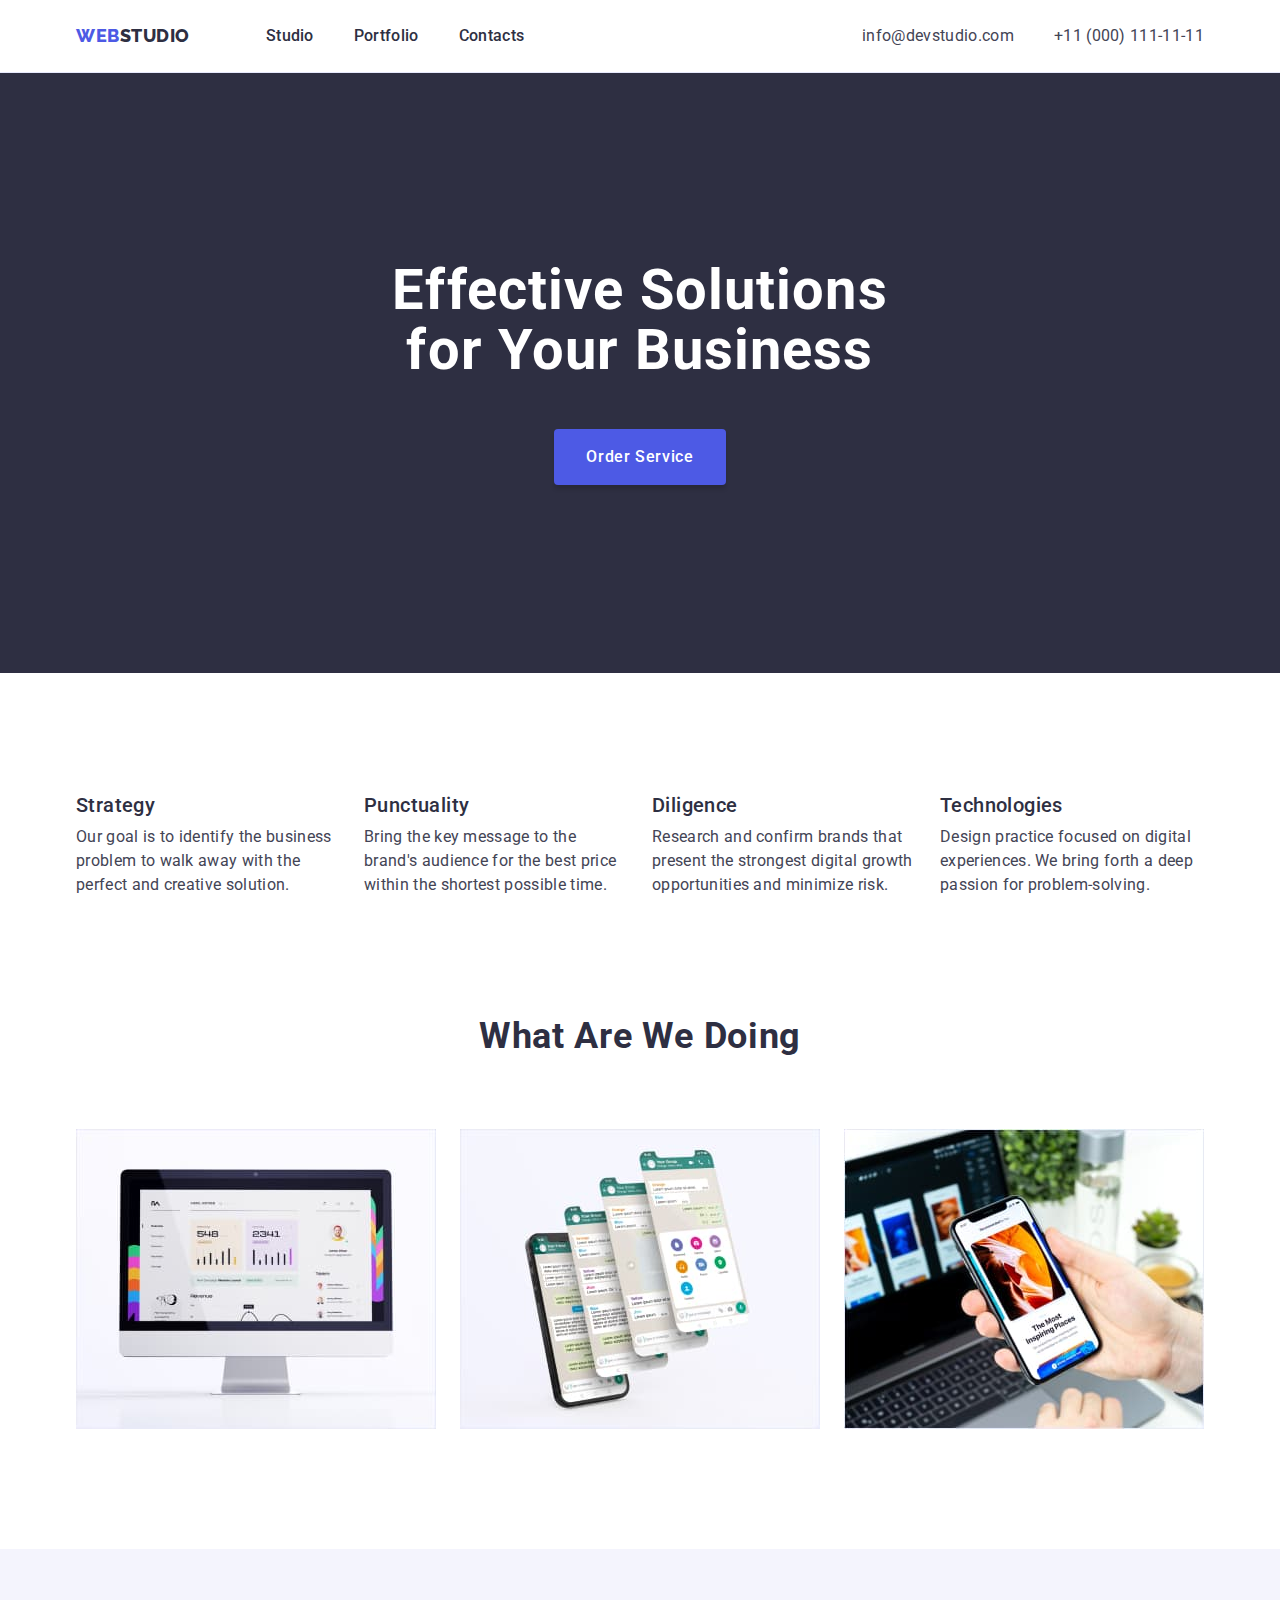
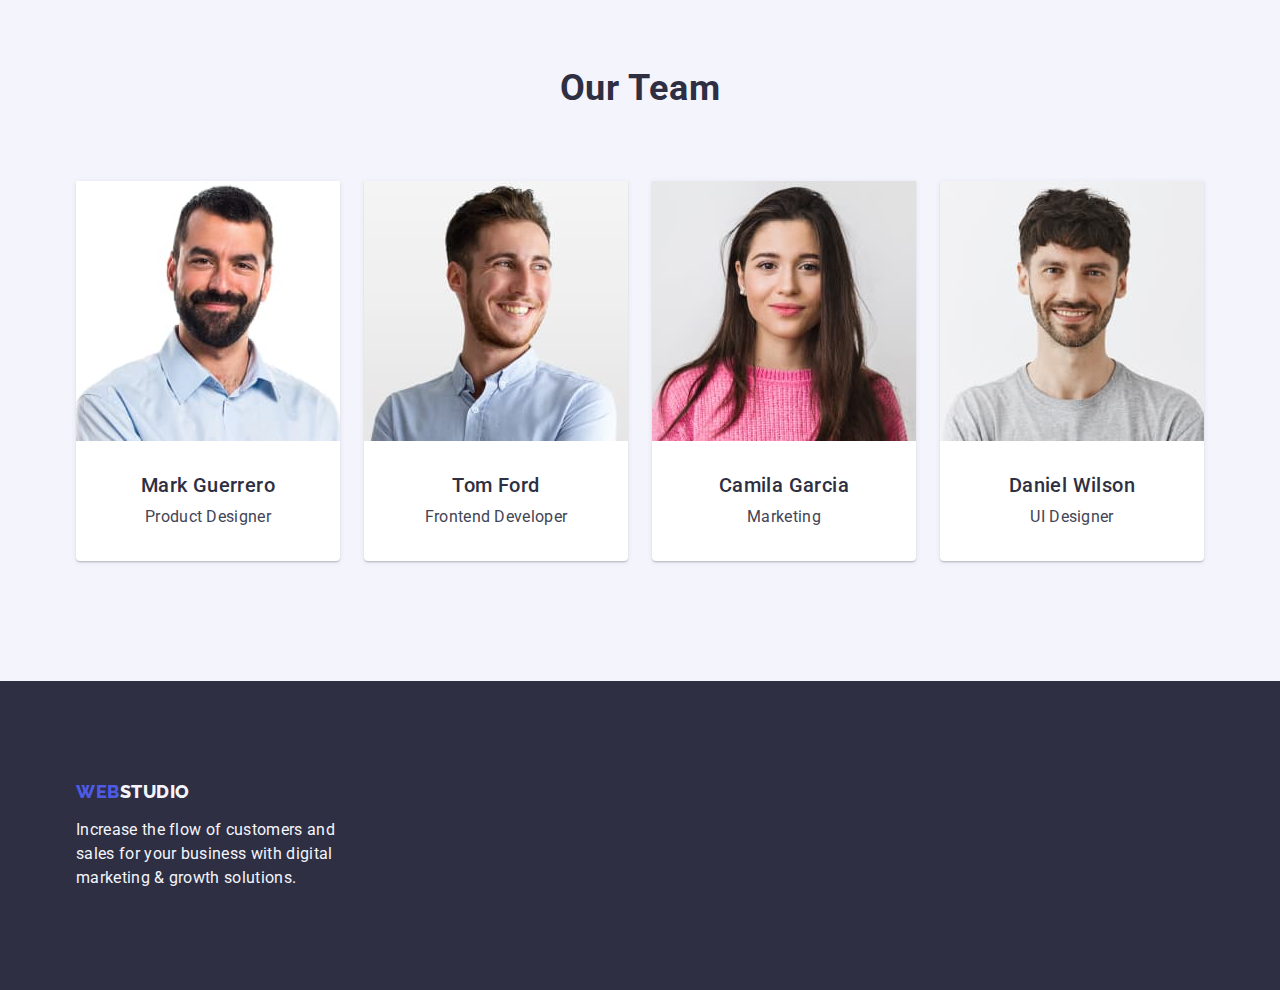
<file: index.html>
<!DOCTYPE html>
<html lang="en">

<head>
  <meta charset="UTF-8" />
  <meta name="viewport" content="width=<device-width>, initial-scale=1.0" />
  <meta name="description" content="Homework" />
  <link href="https://fonts.googleapis.com/css2?family=Raleway:wght@800&family=Roboto:wght@400;500;700;900&display=swap"
    rel="stylesheet" />
  <link rel="preconnect" href="https://fonts.googleapis.com" />
  <link rel="preconnect" href="https://fonts.gstatic.com" crossorigin />
  <link rel="stylesheet"
    href="https://cdnjs.cloudflare.com/ajax/libs/modern-normalize/1.0.0/modern-normalize.min.css" />
  <link rel="stylesheet" href="./css/styles.css" />
  <title>Studio</title>
</head>

<body>
  <header class="header">
    <div class="main-div container">
      <nav class="nav-menu">
        <a class="logo link" href="./index.html">Web<span class="second-part-logo">Studio</span></a>
        <ul class="nav-menu-list list">
          <li><a class="items menu-item link" href="./index.html">Studio</a></li>
          <li><a class="items menu-item link" href="./portfolio.html">Portfolio</a></li>
          <li><a class="items menu-item link" href="">Contacts</a></li>
        </ul>
      </nav>
      <address class="contact">
        <ul class="address-list list">
          <!-- Email Link -->
          <li><a class="items contact-item link" href="mailto:info@devstudio.com">info@devstudio.com</a></li>
          <!-- Phone Link -->
          <li><a class="items contact-item link" href="tel:+110001111111">+11 (000) 111-11-11</a></li>
        </ul>
      </address>
    </div>
  </header>

  <main>
    <!-- Section 1 Hero Image  -->
    <section class="section hero-bg">
      <div class="container">
        <h1 class="hero-title">Effective Solutions<br> for Your Business</h1>
        <button type="button" class="btn hero-btn">Order Service</button>
      </div>
    </section>

    <!-- Section 2 Features -->
    <section class="section">
      <div class="container">
        <h2 class="visually-hidden">Features</h2>
        <ul class="card-set list">
          <li class="li-item">
            <h3 class="titles">Strategy</h3>
            <p class="text">
              Our goal is to identify the business problem to walk away with the
              perfect and creative solution.
            </p>
          </li>

          <li class="li-item">
            <h3 class="titles">Punctuality</h3>
            <p class="text">
              Bring the key message to the brand's audience for the best price
              within the shortest possible time.
            </p>
          </li>
          <li class="li-item">
            <h3 class="titles">Diligence</h3>
            <p class="text">
              Research and confirm brands that present the strongest digital
              growth opportunities and minimize risk.
            </p>
          </li>
          <li class="li-item">
            <h3 class="titles">Technologies</h3>
            <p class="text">
              Design practice focused on digital experiences. We bring forth a
              deep passion for problem-solving.
            </p>
          </li>
        </ul>
      </div>
    </section>

    <!-- Section 3 What we doing -->
    <section class="section-what-we-doing">
      <div class="container">
        <h2 class="main-header">What are we doing</h2>
        <ul class="card-set list">
          <li class="li-item-services">
            <img src="./images/img1.jpg" alt="Screen wwith statisctics" width="360" height="300" />
          </li>
          <li class="li-item-services">
            <img src="./images/img2.jpg" alt="Screenshots" width="360" height="300" />
          </li>
          <li class="li-item-services">
            <img src="./images/img3.jpg" alt="Colorful screen on the phone" width="360" height="300" />
          </li>
        </ul>
      </div>
    </section>

    <!-- Section 4 Team -->
    <section class="section light-bg">
      <div class="container">
        <h2 class="main-header">Our Team</h2>
        <ul class="card-set list">
          <li class="li-item team-card">
            <img src="./images/mark.jpg" alt="Portrait of Mark" width="264" height="260" />
            <div class="worker">
              <h3 class="titles">Mark Guerrero</h3>
              <p class="text text-team">Product Designer</p>
            </div>
          </li>
          <li class="li-item team-card">
            <img src="./images/tom.jpg" alt="Portrait of Tom" width="264" height="260" />
            <div class="worker">
              <h3 class="titles">Tom Ford</h3>
              <p class="text text-team">Frontend Developer</p>
            </div>
          </li>
          <li class="li-item team-card">
            <img src="./images/camila.jpg" alt="Portrait of Camila" width="264" height="260" />
            <div class="worker">
              <h3 class="titles">Camila Garcia</h3>
              <p class="text text-team">Marketing</p>
            </div>
          </li>
          <li class="li-item team-card">
            <img src="./images/daniel.jpg" alt="Portrait of Daniel" width="264" height="260" />
            <div class="worker">
              <h3 class="titles">Daniel Wilson</h3>
              <p class="text text-team">UI Designer</p>
            </div>
          </li>
        </ul>
      </div>
    </section>
  </main>

  <footer class="footer">
    <div class="container">
      <!-- Footage logo -->
      <a class="logo logo-footer link" href="./index.html">Web<span class="second-part-logo-footer">Studio</span></a>
      <!-- Footage text -->
      <p class="text footer-text">
        Increase the flow of customers and sales for your business with digital
        marketing & growth solutions.
      </p>
    </div>
  </footer>

</body>

</html>
</file>
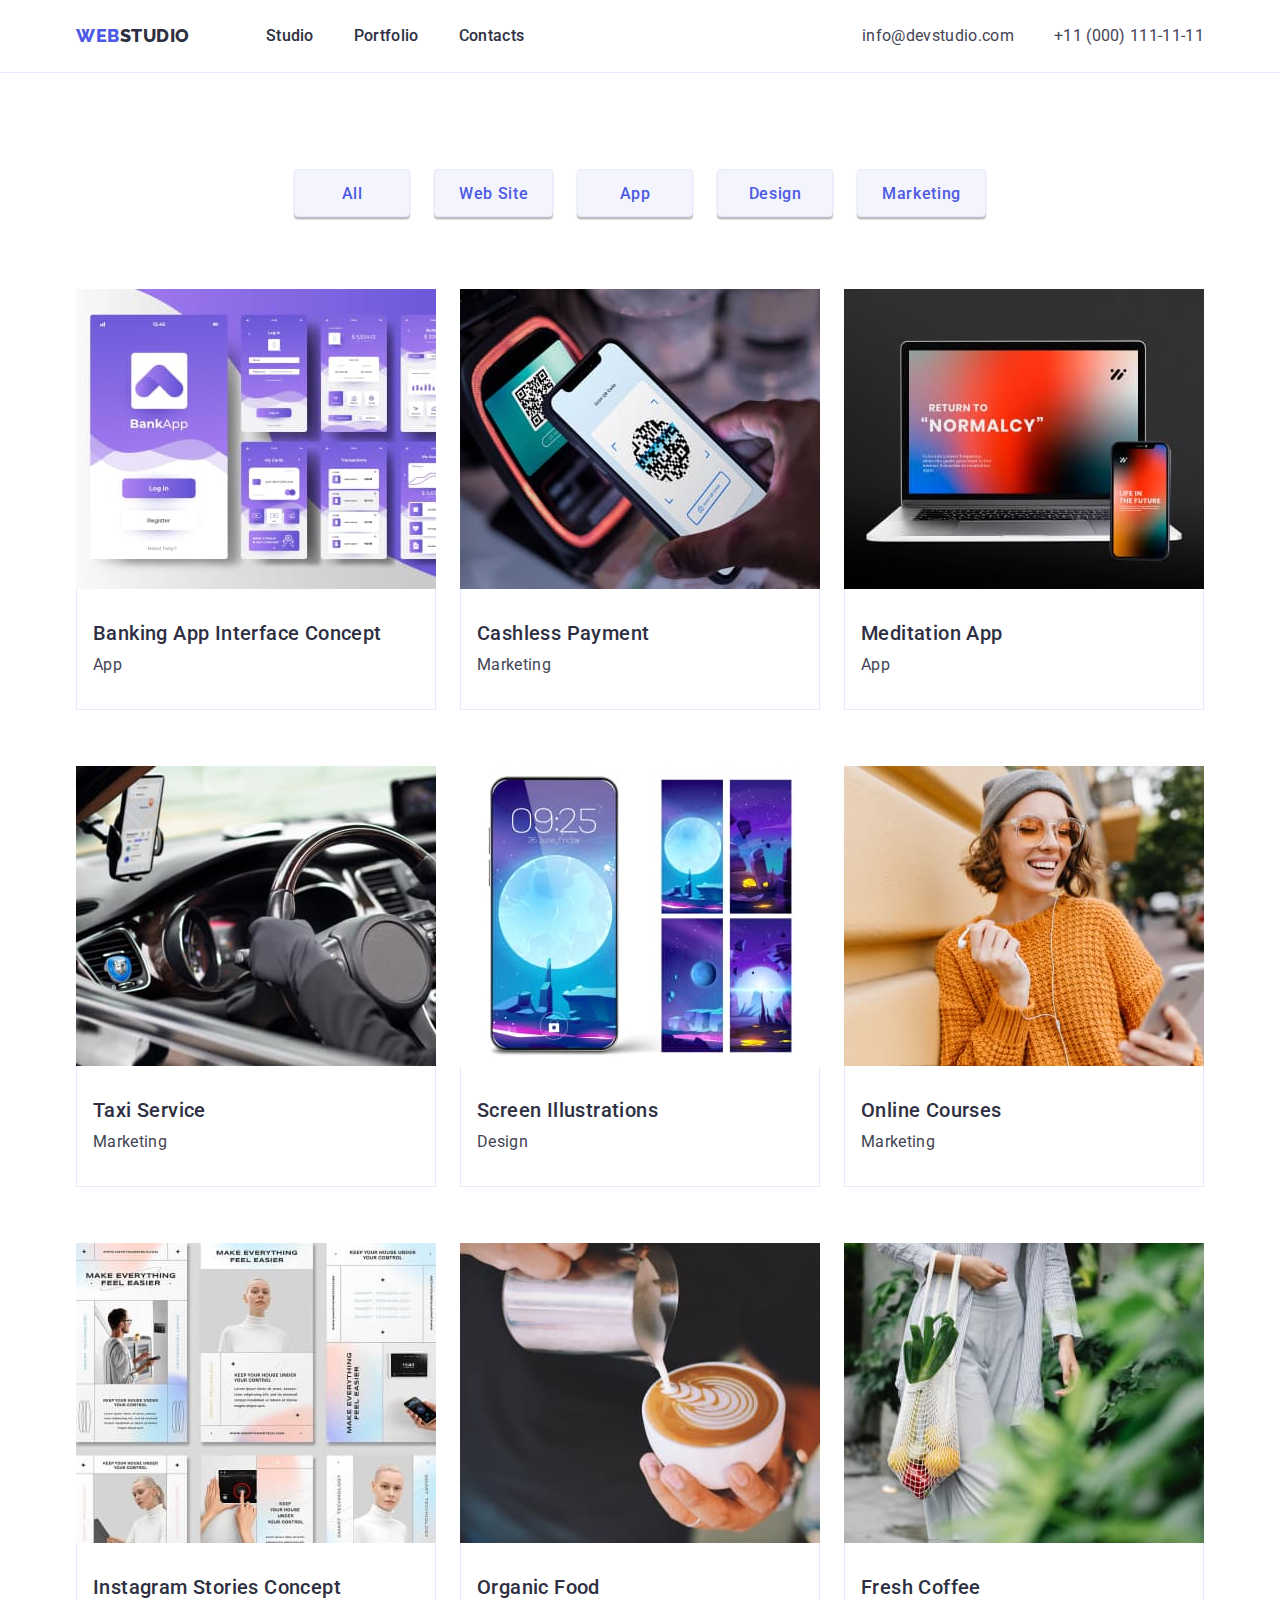
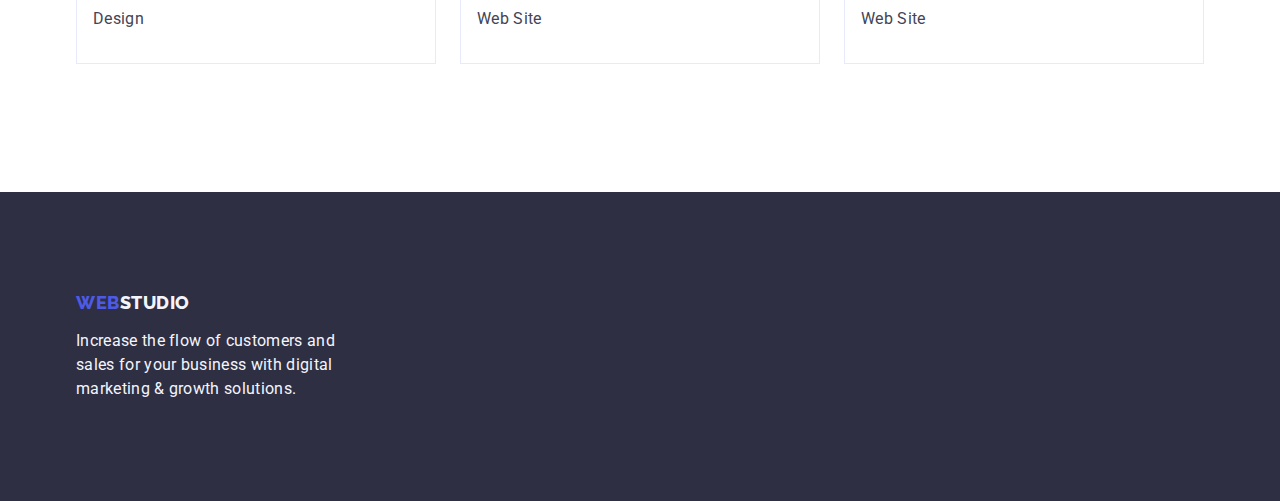
<file: portfolio.html>
<!DOCTYPE html>
<html lang="en">

<head>
  <meta charset="UTF-8" />
  <meta name="viewport" content="width=<device-width>, initial-scale=1.0" />
  <meta name="description" content="Homework" />
  <link href="https://fonts.googleapis.com/css2?family=Raleway:wght@800&family=Roboto:wght@400;500;700;900&display=swap"
    rel="stylesheet" />
  <link rel="preconnect" href="https://fonts.googleapis.com" />
  <link rel="preconnect" href="https://fonts.gstatic.com" crossorigin />
  <link rel="stylesheet"
    href="https://cdnjs.cloudflare.com/ajax/libs/modern-normalize/1.0.0/modern-normalize.min.css" />
  <link rel="stylesheet" href="./css/styles.css" />
  <title>Portfolio</title>
</head>

<body>
  <header class="header">
    <div class="main-div container">
      <nav class="nav-menu">
        <a class="logo link" href="./index.html">Web<span class="second-part-logo">Studio</span></a>
        <ul class="nav-menu-list list">
          <li><a class="items menu-item link" href="./index.html">Studio</a></li>
          <li><a class="items menu-item link" href="./portfolio.html">Portfolio</a></li>
          <li><a class="items menu-item link" href="">Contacts</a></li>
        </ul>
      </nav>
      <address class="contact">
        <ul class="address-list list">
          <!-- Email Link -->
          <li><a class="items contact-item link" href="mailto:info@devstudio.com">info@devstudio.com</a></li>
          <!-- Phone Link -->
          <li><a class="items contact-item link" href="tel:+110001111111">+11 (000) 111-11-11</a></li>
        </ul>
      </address>
    </div>
  </header>

  <main>
    <!--  Section 1 Filters  -->
    <section class="section-filter">
      <div class="container">
        <h1 class="visually-hidden">Portoflio</h1>
        <ul class="card-set card-set-filter list">
          <li><button type="button" class="btn filter-btn">All</button></li>
          <li><button type="button" class="btn filter-btn">Web Site</button></li>
          <li><button type="button" class="btn filter-btn">App</button></li>
          <li><button type="button" class="btn filter-btn">Design</button></li>
          <li><button type="button" class="btn filter-btn">Marketing</button></li>
        </ul>
        <!--  Cards  -->
        <ul class="card-set card-set-images list">
          <li class="li-item-services">
            <a class="link" href="">
              <img src="./images/portfolio-img-1.jpg" alt="Banking App Interface Concept" width="360" height="300" />
              <div class="item-content">
                <h2 class="titles">Banking App Interface Concept</h2>
                <p class="text portfolio-text">App</p>
              </div>
            </a>
          </li>
          <li class="li-item-services">
            <a class="link" href="">
              <img src="./images/portfolio-img-2.jpg" alt="Cashless Payment" width="360" height="300" />
              <div class="item-content">
                <h2 class="titles">Cashless Payment</h2>
                <p class="text portfolio-text">Marketing</p>
              </div>
            </a>
          </li>
          <li class="li-item-services">
            <a class="link" href="">
              <img src="./images/portfolio-img-3.jpg" alt="Meditation App" width="360" height="300" />
              <div class="item-content">
                <h2 class="titles">Meditation App</h2>
                <p class="text portfolio-text">App</p>
              </div>
            </a>
          </li>
          <li class="li-item-services">
            <a class="link" href="">
              <img src="./images/portfolio-img-4.jpg" alt="Taxi Service" width="360" height="300" />
              <div class="item-content">
                <h2 class="titles">Taxi Service</h2>
                <p class="text portfolio-text">Marketing</p>
              </div>
            </a>
          </li>
          <li class="li-item-services">
            <a class="link" href="">
              <img src="./images/portfolio-img-5.jpg" alt="Screen Illustrations" width="360" height="300" />
              <div class="item-content">
                <h2 class="titles">Screen Illustrations</h2>
                <p class="text portfolio-text">Design</p>
              </div>
            </a>
          </li>
          <li class="li-item-services">
            <a class="link" href="">
              <img src="./images/portfolio-img-6.jpg" alt="Online Courses" width="360" height="300" />
              <div class="item-content">
                <h2 class="titles">Online Courses</h2>
                <p class="text portfolio-text">Marketing</p>
              </div>
            </a>
          </li>
          <li class="li-item-services">
            <a class="link" href="">
              <img src="./images/portfolio-img-7.jpg" alt="Instagram Stories Concept " width="360" height="300" />
              <div class="item-content">
                <h2 class="titles">Instagram Stories Concept</h2>
                <p class="text portfolio-text">Design</p>
              </div>
            </a>
          </li>
          <li class="li-item-services">
            <a class="link" href="">
              <img src="./images/portfolio-img-8.jpg" alt="Organic Food" width="360" height="300" />
              <div class="item-content">
                <h2 class="titles">Organic Food</h2>
                <p class="text portfolio-text">Web Site</p>
              </div>
            </a>
          </li>
          <li class="li-item-services">
            <a class="link" href="">
              <img src="./images/portfolio-img-9.jpg" alt="Fresh Coffee" width="360" height="300" />
              <div class="item-content">
                <h2 class="titles">Fresh Coffee</h2>
                <p class="text portfolio-text">Web Site</p>
              </div>
            </a>
          </li>
        </ul>
      </div>
    </section>
  </main>

  <footer class="footer">
    <div class="container">
      <!-- Footage logo -->
      <a class="logo logo-footer link" href="./index.html">Web<span class="second-part-logo-footer">Studio</span></a>
      <!-- Footage text -->
      <p class="text footer-text">
        Increase the flow of customers and sales for your business with digital
        marketing & growth solutions.
      </p>
    </div>
  </footer>
</body>

</html>
</file>
<file: css/styles.css>
/* main */
:root {
  --primary-brand: #4d5ae5;
  --pressed-state: #404bbf;
  --dark: #2e2f42;
  --text-color: #434455;
  --main-white: #ffffff;
  --light-mode: #f4f4fd;
  --aacent: #e7e9fc;
}
* {
  margin: 0;
  padding: 0;
}
body {
  background-color: var(--main-white);
  margin: 0;
  font-family: "Roboto", sans-serif;
  color: var(--text-color);
}
img {
  display: block;
}
.header {
  display: flex;
  align-items: center;
  justify-content: space-between;
  border-bottom: 1px solid var(--aacent);
}
.container {
  width: 1158px;
  margin: 0 auto;
  padding: 0 15px;
}
.main-div {
  display: flex;
}
.section {
  padding: 120px 0;
}
.section-what-we-doing {
  padding-bottom: 120px;
}
.section-filter {
  padding: 96px 0 120px;
}
.nav-menu {
  display: flex;
  align-items: center;
}
.nav-menu-list {
  display: flex;
  gap: 40px;
}
.address-list {
  display: flex;
  gap: 40px;
}
.logo {
  margin-right: 76px;
  line-height: 1.17;
  letter-spacing: 0.03em;
  text-transform: uppercase;
  text-decoration: none;
  font-family: "Raleway", sans-serif;
  color: var(--primary-brand);
  font-size: 18px;
  font-weight: 800;
}
.logo-footer {
  display: inline-block;
  margin-bottom: 16px;
}
.second-part-logo {
  color: var(--dark);
}
.second-part-logo-footer {
  color: var(--light-mode);
}
.list {
  list-style: none;
}
.card-set {
  display: flex;
  flex-wrap: wrap;
  gap: 24px;
}
.card-set-filter {
  margin-bottom: 72px;
  justify-content: center;
}
.card-set-images {
  column-gap: 24px;
  row-gap: 48px;
}
.li-item {
  width: calc((100% - 72px) / 4);
}
.li-item-services {
  width: calc((100% - 48px) / 3);
}
.features-icons-background {
  margin-bottom: 8px;
  border-radius: 4px;
  background-color: var(--light-mode);
  padding: 24px 100px;
}
.item-content {
  margin-bottom: 8px;
  padding: 32px 16px;
  border: 1px solid var(--aacent);
  border-top: none;
}
.visually-hidden {
  position: absolute;
  width: 1px;
  height: 1px;
  margin: -1px;
  border: 0;
  padding: 0;
  white-space: nowrap;
  clip-path: inset(100%);
  clip: rect(0 0 0 0);
  overflow: hidden;
}
.link {
  text-decoration: none;
}
.items {
  display: inline-block;
  padding: 24px 0;
  font-size: 16px;
  line-height: 1.5;
  letter-spacing: 0.02em;
}
.menu-item {
  color: var(--dark);
  font-weight: 500;
}
.menu-item:hover,
.menu-item:focus,
.menu-item:active {
  color: var(--pressed-state);
}
.contact {
  font-style: normal;
  margin-left: auto;
}
.contact-item {
  color: var(--text-color);
}
.contact-item:hover,
.contact-item:focus,
.contact-item:active {
  color: var(--pressed-state);
}
.hero-bg {
  background-color: var(--dark);
  padding: 188px 0;
}
.hero-title {
  margin-left: auto;
  margin-right: auto;
  margin-bottom: 48px;
  max-width: 496px;
  font-size: 56px;
  font-weight: 700;
  line-height: 1.07;
  letter-spacing: 0.02em;
  color: var(--main-white);
  text-align: center;
}
.btn {
  font-size: 16px;
  font-weight: 500;
  line-height: 1.5;
  letter-spacing: 0.04em;
  cursor: pointer;
}
.hero-btn {
  display: block;
  min-width: 169px;
  height: 56px;
  margin: auto;
  padding: 16px 32px;
  border: none;
  cursor: pointer;
  border-radius: 4px;
  background-color: var(--primary-brand);
  color: var(--main-white);
  box-shadow: 0px 4px 4px 0px rgba(0, 0, 0, 0.15);
}
.filter-btn {
  min-width: 116px;
  height: 48px;
  margin: auto;
  padding: 12px 24px;
  border: 1px solid var(--aacent);
  border-radius: 4px;
  cursor: pointer;
  background-color: var(--light-mode);
  color: var(--primary-brand);
  box-shadow: 0px 2px 2px 0px rgba(0, 0, 0, 0.12),
    0px 2px 1px 0px rgba(0, 0, 0, 0.08), 0px 3px 1px 0px rgba(0, 0, 0, 0.1);
}
.filter-btn:hover,
.filter-btn:focus,
.filter-btn:active {
  border: 1px solid transparent;
  color: var(--main-white);
  background-color: var(--pressed-state);
}
.hero-btn:hover,
.hero-btn:focus,
.hero-btn:active {
  background-color: var(--pressed-state);
}
.light-bg {
  background-color: var(--light-mode);
}
.team-card {
  background-color: var(--main-white);
  border-radius: 0px 0px 4px 4px;
  box-shadow: 0px 2px 1px 0px rgba(46, 47, 66, 0.08),
    0px 1px 1px 0px rgba(46, 47, 66, 0.16),
    0px 1px 6px 0px rgba(46, 47, 66, 0.08);
}
.main-header {
  margin-bottom: 72px;
  text-align: center;
  font-size: 36px;
  font-weight: 700;
  line-height: 1.11;
  letter-spacing: 0.02em;
  text-transform: capitalize;
  color: var(--dark);
}
.titles {
  margin-bottom: 8px;
  font-size: 20px;
  font-weight: 500;
  line-height: 1.2;
  letter-spacing: 0.02em;
  color: var(--dark);
}
.worker {
  padding: 32px 0px;
  text-align: center;
}
.text {
  line-height: 1.5;
  letter-spacing: 0.02em;
}
.text-team {
  text-align: center;
}
.portfolio-text {
  font-size: 16px;
  font-weight: 400;
  color: var(--text-color);
}
.footer {
  padding: 100px 0;
  background-color: var(--dark);
}
.footer-text {
  color: var(--light-mode);
  max-width: 264px;
}
</file>
